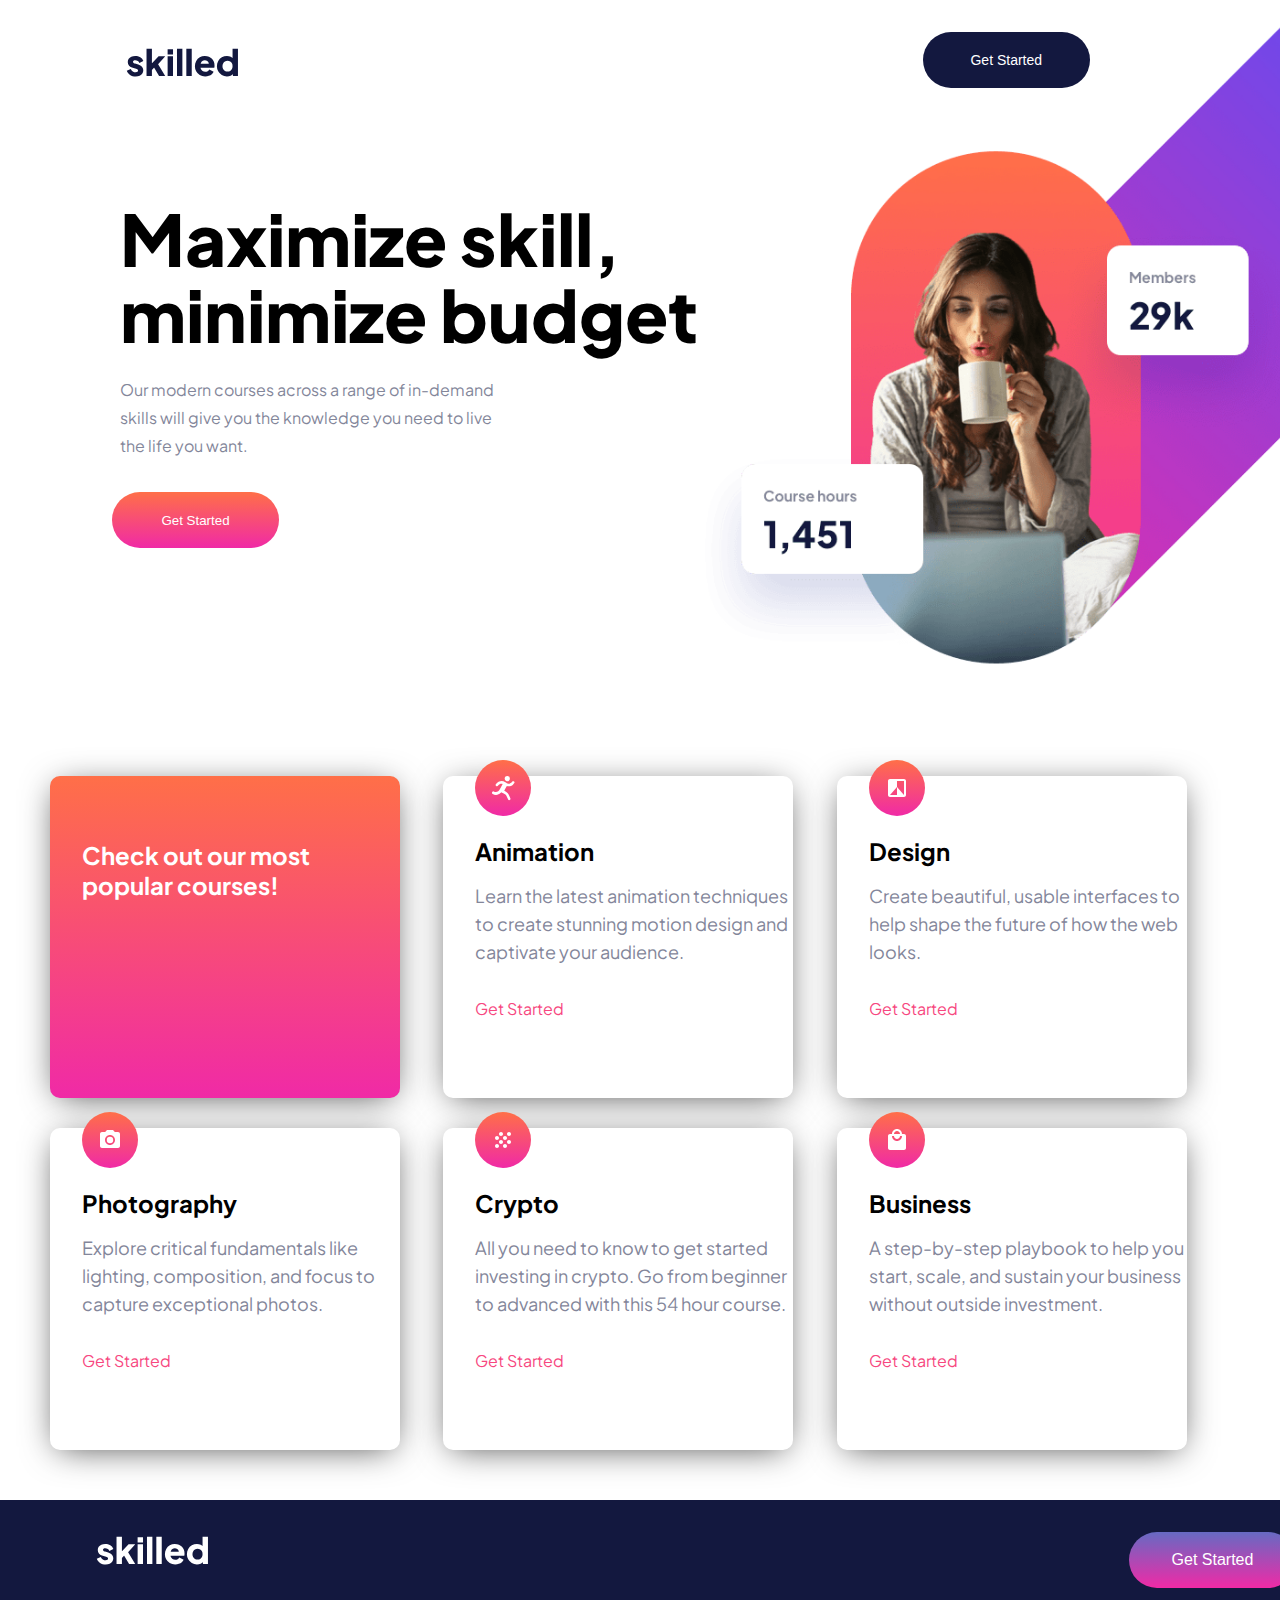
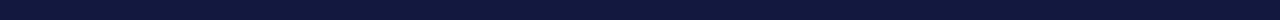
<file: starter-code/index.html>
<!DOCTYPE html>
<html lang="en">
<head>
  <meta charset="UTF-8">
  <meta name="viewport" content="width=device-width, initial-scale=1.0">
  <link rel="icon" type="image/png" sizes="32x32" href="./assets/favicon-32x32.png">
  <title>Frontend Mentor | Skilled e-learning landing page</title>
  <link rel="preconnect" href="https://fonts.googleapis.com">
  <link rel="preconnect" href="https://fonts.gstatic.com" crossorigin>
  <link href="https://fonts.googleapis.com/css2?family=Plus+Jakarta+Sans:wght@300;600;700&display=swap" rel="stylesheet">  
  <link rel="stylesheet" href="css/main.css">
</head>
<body>
  <!-- ============ start nav ============== -->
  <nav>
    <div>
      <img class="logo__dark" src="assets/logo-dark.svg" alt="logo__dark">
    </div>

    <div>
      <button class="btn btn__nav" href="#">Get Started</button>
    </div>
  </nav>
  <!--/ ============ enc navigation ============== -->
  <div class="header__container">
    <div class="row">
      <div> 
      
        <h1>Maximize skill, minimize budget</h1>
       
       
        <p>Our modern courses across a range of in-demand skills will give you the 
          knowledge you need to live the life you want.</p>
        
        <button class="btn btn__started" href="#">Get Started</button>
      </div>
      <div>
        <picture>
          <source srcset="assets/image-hero-desktop.png 1400w,
          assets/image-hero-desktop@2X.png 1200w," 
          media="(max-width: 1440px) and (min-width: 1200px)">
          <source srcset="assets/image-hero-tablet.png 1023w,
          assets/image-hero-tablet@2X.png 1000w, 
          assets/image-hero-tablet.webp 900w, 
          assets/image-hero-tablet@2X.webp 800w" 
          media="(max-width:1023px) and (min-width: 767px)">
          <source srcset="assets/image-hero-mobile.png 767w, 
          assets/image-hero-mobile@2X.png 600w, 
          assets/image-hero-mobile.webp 500w, 
          assets/image-hero-mobile@2X.webp 390w" 
          media="(max-width:767px) and (min-width: 375px)">
          <img class="hero__image" src="assets/image-hero-desktop.png" alt="hero__desktop">
      </picture>
      </div>
    </div>
  </div>
  <!-- ============ start box course ============== -->
  <section class="courses__boxes">
    <div class="row__course">
      <div class="box box__course">
        <h2>
          Check out our most popular courses!
        </h2>
      </div>
      <div class="box box__1">
        <img class="icon__images" src="assets/icon-animation.svg" alt="">
        <h3>Animation</h3>
        <p>Learn the latest animation techniques to create stunning motion 
        design and captivate your audience.</p>
        <a href="#">Get Started</a>
      </div>
      <div class="box box__2">
        <img class="icon__images" src="assets/icon-design.svg" alt="icon__design">
        <h3>Design</h3>
        <p>Create beautiful, usable interfaces to help shape the future of 
        how the web looks.</p>
        <a href="#">Get Started</a>
      </div>
      <div class="box box__3">
        <img class="icon__images" src="assets/icon-photography.svg" alt="icon__photography">
        <h3>Photography</h3>
        <p>Explore critical fundamentals like lighting, composition, and focus 
        to capture exceptional photos.</p>
        <a href="#">Get Started</a>
      </div>
      <div class="box box__4">
        <img class="icon__images" src="assets/icon-crypto.svg" alt="crypto__image">
        <h3>Crypto</h3>
        <p>All you need to know to get started investing in crypto. Go from beginner 
        to advanced with this 54 hour course.</p>
        <a href="#">Get Started</a>
      </div>
      <div class="box box__5">
        <img class="icon__images" src="assets/icon-business.svg" alt="icon__business">
        <h3>Business</h3>
        <p>A step-by-step playbook to help you start, scale, and sustain your business 
        without outside investment.</p>
        <a href="#">Get Started</a>
      </div>
    </div>
  </section>
  <!--/ ============ end box course  ============== -->
  <!-- ============ start footer ============== -->
<footer>
  <div>
    <img class="logo__light" src="assets/logo-light.svg" alt="logo light">
  </div>
  <div>
    <button class="btn btn__footer">Get Started</button>
  </div>
</footer>
<!--/ ============ end footer ============== -->
</body>
</html>
</file>
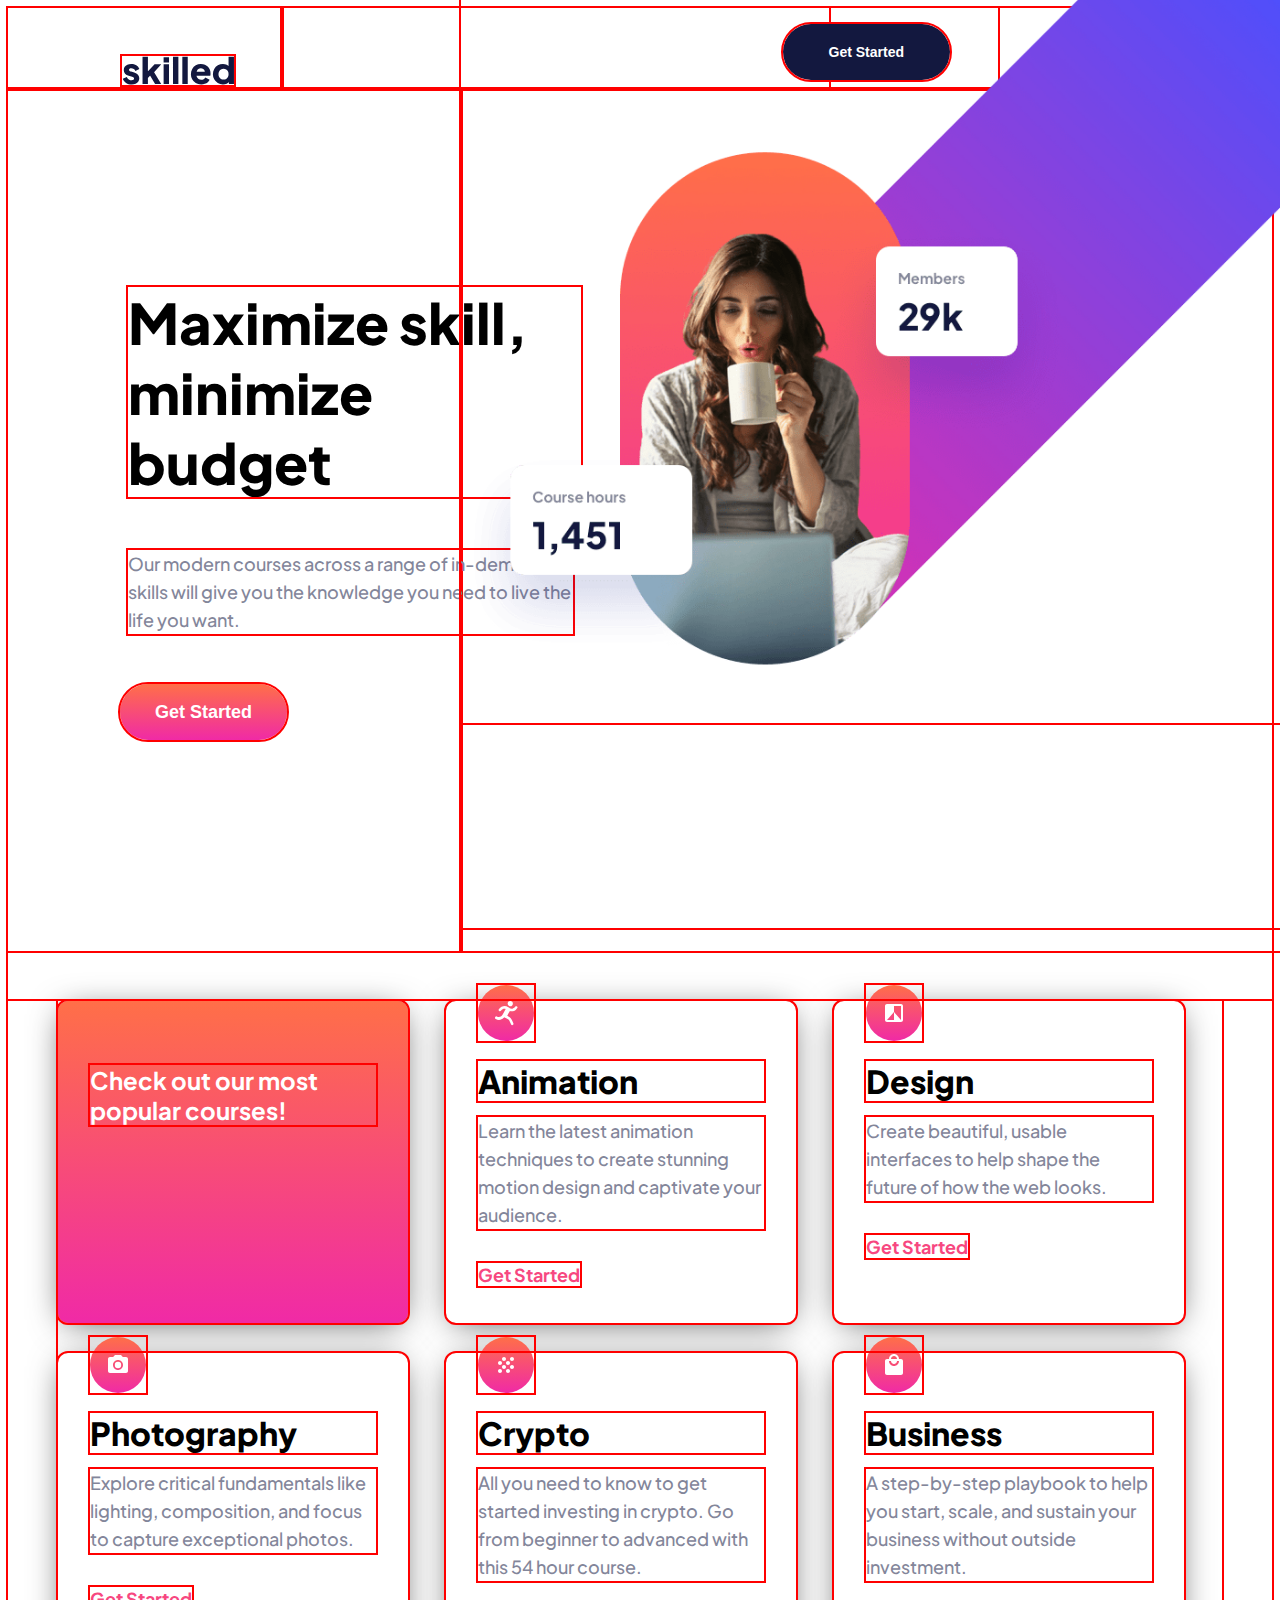
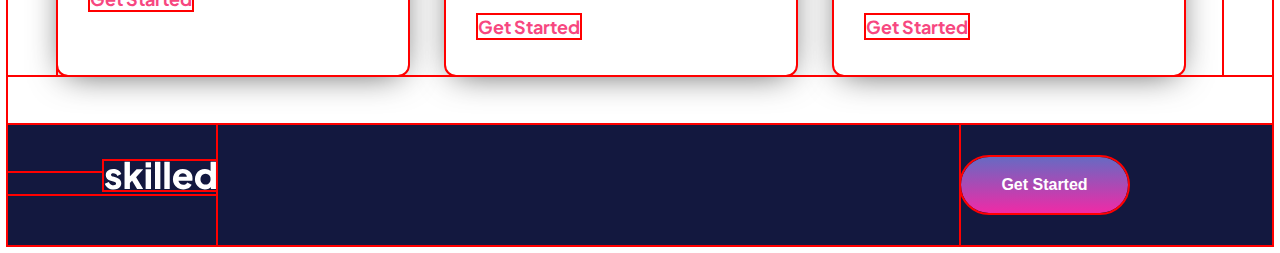
<file: skilled-elearning-landing-page/starter-code/index.html>
<!DOCTYPE html>
<html lang="en">
<head>
  <meta charset="UTF-8">
  <meta name="viewport" content="width=device-width, initial-scale=1.0">
  <link rel="icon" type="image/png" sizes="32x32" href="./assets/favicon-32x32.png">
  <title>Frontend Mentor | Skilled e-learning landing page</title>
  <link rel="preconnect" href="https://fonts.googleapis.com">
  <link rel="preconnect" href="https://fonts.gstatic.com" crossorigin>
  <link href="https://fonts.googleapis.com/css2?family=Plus+Jakarta+Sans:wght@300;600;700&display=swap" rel="stylesheet">  
  <link rel="stylesheet" href="css/main.css">
</head>
<body>
  <!-- ============ start nav ============== -->
  <nav>
    <div>
      <a href="#">
        <img class="logo__dark" src="assets/logo-dark.svg" alt="logo__dark">
      </a>
    </div>

    <div>
      <button class="btn btn__nav" href="#">Get Started</button>
    </div>
  </nav>
  <!--/ ============ enc navigation ============== -->
  <div class="header__container">
    <div class="row">
      <div> 
      
        <h1>Maximize skill, minimize budget</h1>
       
       
        <p>Our modern courses across a range of in-demand skills will give you the 
          knowledge you need to live the life you want.</p>
        
        <button class="btn btn__started" href="#">Get Started</button>
      </div>
      <div>
        <picture>
          <source srcset="assets/image-hero-desktop.png 1400w,
          assets/image-hero-desktop@2X.png 1200w," 
          media="(max-width: 1440px) and (min-width: 1200px)">
          <source srcset="assets/image-hero-tablet.png 1023w,
          assets/image-hero-tablet@2X.png 1000w, 
          assets/image-hero-tablet.webp 900w, 
          assets/image-hero-tablet@2X.webp 800w" 
          media="(max-width:1023px) and (min-width: 767px)">
          <source srcset="assets/image-hero-mobile.png 767w, 
          assets/image-hero-mobile@2X.png 600w, 
          assets/image-hero-mobile.webp 500w, 
          assets/image-hero-mobile@2X.webp 390w" 
          media="(max-width:767px) and (min-width: 375px)">
          <img class="hero__image" src="assets/image-hero-desktop.png" alt="hero__desktop">
      </picture>
      </div>
    </div>
  </div>
  <!-- ============ start box course ============== -->
  <section class="courses__boxes">
    <div class="row__course">
      <div class="box box__course">
        <h2>
          Check out our most popular courses!
        </h2>
      </div>
      <div class="box box__1">
        <img class="icon__images" src="assets/icon-animation.svg" alt="">
        <h3>Animation</h3>
        <p>Learn the latest animation techniques to create stunning motion 
        design and captivate your audience.</p>
        <a href="#">Get Started</a>
      </div>
      <div class="box box__2">
        <img class="icon__images" src="assets/icon-design.svg" alt="icon__design">
        <h3>Design</h3>
        <p>Create beautiful, usable interfaces to help shape the future of 
        how the web looks.</p>
        <a href="#">Get Started</a>
      </div>
      <div class="box box__3">
        <img class="icon__images" src="assets/icon-photography.svg" alt="icon__photography">
        <h3>Photography</h3>
        <p>Explore critical fundamentals like lighting, composition, and focus 
        to capture exceptional photos.</p>
        <a href="#">Get Started</a>
      </div>
      <div class="box box__4">
        <img class="icon__images" src="assets/icon-crypto.svg" alt="crypto__image">
        <h3>Crypto</h3>
        <p>All you need to know to get started investing in crypto. Go from beginner 
        to advanced with this 54 hour course.</p>
        <a href="#">Get Started</a>
      </div>
      <div class="box box__5">
        <img class="icon__images" src="assets/icon-business.svg" alt="icon__business">
        <h3>Business</h3>
        <p>A step-by-step playbook to help you start, scale, and sustain your business 
        without outside investment.</p>
        <a href="#">Get Started</a>
      </div>
    </div>
  </section>
  <!--/ ============ end box course  ============== -->
  <!-- ============ start footer ============== -->
<footer>
  <div>
   <a href="#">
      <img class="logo__light" src="assets/logo-light.svg" alt="logo light">
   </a>
  </div>
  <div>
    <button class="btn btn__footer">Get Started</button>
  </div>
</footer>
<!--/ ============ end footer ============== -->
</body>
</html>
</file>
<file: starter-code/css/main.css>
* {
    box-sizing: border-box;
    padding: 0;
    margin: 0;
}

:root {
    --blue-marguerite: rgb(102, 106, 195);
    --midnight-express: #13183f;
    --manatee: #83869A;
    --french-rose: #F74780;
    --carnation-pink: #FFA7C3;
    --white: #FFFFFF;
    --mangeta-pink: rgb(240, 42, 166);
    --tomato: rgb(255, 111, 72);
    --neon-blue: rgb(72, 81, 255);
}

body {
    font-family: 'Plus Jakarta Sans', sans-serif;
    overflow-x: hidden;
}

nav {
    display: flex;
    justify-content: space-around;
}

.logo__dark {
    margin: 3rem 0 0 1rem;
}


/* buttons styles */
.btn {
    width: 167px;
    height: 56px;
    border-radius: 50px;
    text-decoration: none;
    border: none;
    cursor: pointer;
}

.btn__nav {
    background-color: var(--midnight-express);
    color: #fff;
    font-size: 14px;
    margin: 2rem 5rem 0 29rem;
}

.btn__nav:hover {
    background-color: #a2a3a5;
}

.btn__started {
    background-image: linear-gradient(to bottom, rgb(255, 111, 72), rgb(240, 42, 166));
    color: var(--white);
    margin-left: 7rem;
    margin-top: 2rem;
}

.btn__started:hover {
    background-image: linear-gradient(to bottom, rgb(240, 174, 156), rgb(238, 167, 212));
}

.header__container {
    display: flex;
    justify-content: space-between;
}

.hero__image {
    margin: -14rem -23rem 0 14rem;
}

.row h1 {
    margin: 2rem 0 0 0;
    font-size: 71px;
    font-weight: 800;
    line-height: 76px;
    right: 100px;
    margin: 7rem -15rem 0 7.5rem;
}

.row p {
    color: var(--manatee);
    margin: 1.5rem -2rem 0 7.5rem;
    line-height: 28px;
}

.row {
    display: flex;
    flex-direction: row;
    justify-content: center;
}


/****** Box section styling */
.row__course {
    display: grid;
    grid-template-columns: repeat(3, 1fr);
    gap: 30px 0;
    margin: 50px;
}


.box {
    width: 350px;
    height: 322px;
    background-color: #fff;
    border-radius: 10px;
    box-shadow: 0px 5px 35px -8px rgba(0, 0, 0, 0.75);
    -webkit-box-shadow: 0px 5px 35px -8px rgba(0, 0, 0, 0.75);
    -moz-box-shadow: 0px 5px 35px -8px rgba(0, 0, 0, 0.75);
}

.box h3 {
    font-size: 24px;
    margin: 1rem 0 0 2rem;
}

.box p {
    line-height: 28px;
    color: var(--manatee);
    margin: 1rem 0 2rem 2rem;
    font-size: 18px;
}

.box a {
    text-decoration: none;
    color: var(--french-rose);
    margin: 0 0 0 2rem;
    cursor: pointer;
}

.box a:hover {
    color: #ec81a3;
}

.box__course {
    background-image: linear-gradient(to bottom, rgb(255, 111, 72), rgb(240, 42, 166));
}

.box__course h2 {
    font-family: 'Plus Jakarta Sans', sans-serif;
    color: var(--white);
    margin: 4rem 2rem;
}



.icon__images {
    margin: -1rem 0 0 2rem;
}


footer {
    background-color: var(--midnight-express);
    display: flex;
    justify-content: space-between;
    height: 120px;
    width: 1440px;
}

.logo__light {
    margin: 2.3rem 0 0 6rem;
}

.btn__footer {
    background-image: linear-gradient(to bottom, rgb(102, 106, 195), rgb(240, 42, 166));
    margin: 2rem 9rem 0 0;
    font-size: 16px;
    color: var(--white);
    cursor: pointer;
}

.btn__footer:hover {
    background-image: linear-gradient(to bottom, rgb(143, 146, 205), rgb(233, 122, 192));
}

/* Tablet responsive */
@media(max-width: 1078px) {

    body{
        overflow-x: hidden;
    }
    .row__course {
        display: grid;
        grid-template-columns: repeat(2, 1fr);
        gap: 30px 0;
        margin: 50px 90px;
    }

        .logo__dark {
            /* margin: 3rem 0 0 1rem; */
            position: relative;
            left: 3rem;
        }

    .hero__image {
        margin: -8rem -16rem 0 14rem;
    }

    .row h1 {
        font-family: 'Plus Jakarta Sans';
        font-style: normal;
        font-weight: 800;
        font-size: 40px;
        line-height: 50px;
    }

    .row p {
        margin: 1.5rem -9rem 0 7.5rem;
    }

    footer {
        width: 100%;
        height: 120px;
    }
}

/* Responsive Mobile */
@media(max-width: 767px) {
    .header__container {
        display: flex;
        flex-direction: column;
        justify-content: center;
    }

    .logo__dark {
        position: relative;
        left: 226px;
        top: -1.5rem;
    }

    .btn__nav {
    position: relative;
        right: 10rem;
        top: -12px;
    }

.hero__image {
    margin: 3rem 0 0 0;
}

.row {
    display: flex;
    flex-direction: column;
    justify-content: center;
}

.row h1 {
    font-family: 'Plus Jakarta Sans';
    font-style: normal;
    font-weight: 800;
    font-size: 40px;
    line-height: 50px;
    margin: 0 1rem 0 1.5rem;
}

.row p {
    margin: 1.5rem 4rem 0 1.5rem;
}

.row__course {
    display: grid;
    grid-template-columns: repeat(1, 1fr);
    position: relative;
    right: 5rem;
}

nav {
    display: flex;
    justify-content: center;
}

.btn {
    width: 140px;
    height: 48px;
}

.btn__footer {
    width: 140px;
    height: 48px;
    margin-left: 7rem;
}

footer {
    width: 100%;
    height: 120px;
    display: flex;
    justify-content: space-around;
}
}
</file>
<file: skilled-elearning-landing-page/starter-code/css/main.css>
* {
    box-sizing: border-box;
    outline: 2px solid red;
}

:root {
    --blue-marguerite: rgb(102, 106, 195);
    --midnight-express: #13183f;
    --manatee: #83869A;
    --french-rose: #F74780;
    --carnation-pink: #FFA7C3;
    --white: #FFFFFF;
    --mangeta-pink: rgb(240, 42, 166);
    --tomato: rgb(255, 111, 72);
    --neon-blue: rgb(72, 81, 255);
}

body {
    font-family: 'Plus Jakarta Sans', sans-serif;
}

nav {
    display: flex;
    justify-content: space-around;
}

.logo__dark {
    margin: 3rem 0 0 -10rem;
}


/* buttons styles */
.btn {
    width: 167px;
    height: 56px;
    border-radius: 28px;
    font-weight: 800;
    font-size: 18px;
    font-style: normal;
    text-decoration: none;
    border: none;
    cursor: pointer;
}

.btn__nav {
    background-color: var(--midnight-express);
    color: #fff;
    font-size: 14px;
    position: relative;
    top: 1rem;
    right: 3rem;
}

.btn__nav:hover {
    background-color: #a2a3a5;
}

.btn__started {
    background-image: linear-gradient(to bottom, rgb(255, 111, 72), rgb(240, 42, 166));
    color: var(--white);
    position: relative;
    left: 7rem;
    top: 13rem;
}

.btn__started:hover {
    background-image: linear-gradient(to bottom, rgb(240, 174, 156), rgb(238, 167, 212));
}

.header__container {
    display: flex;
    justify-content: space-between;
}

.hero__image {
    position: relative;
    top: -14rem;
}

.row h1 {
    font-size: 56px;
    font-style: normal;
    font-weight: 800;
    line-height: normal;
    right: 100px;
    position: relative;
    top: 10rem;
    left: 7.5rem;
    width: 453px;
}

.row p {
    color: var(--manatee);
    font-size: 18px;
    font-weight: 500;
    position: relative;
    top: 11rem;
    left: 7.5rem;
    line-height: 28px;
    width: 445px;
}

.row {
    display: flex;
    flex-direction: row;
    justify-content: center;
}


/****** Box section styling */
.row__course {
    display: grid;
    grid-template-columns: repeat(3, 1fr);
    gap: 30px 0;
    margin: 50px;
}


.box {
    width: 350px;
    height: 322px;
    background-color: #fff;
    border-radius: 10px;
    box-shadow: 0px 5px 35px -8px rgba(0, 0, 0, 0.75);
    -webkit-box-shadow: 0px 5px 35px -8px rgba(0, 0, 0, 0.75);
    -moz-box-shadow: 0px 5px 35px -8px rgba(0, 0, 0, 0.75);
}

.box h3 {
    font-size: 32px;
    margin: 1rem 0 0 2rem;
    font-style: normal;
    font-weight: 800;
    line-height: 40px;
    width: 286px;
}

.box p {
    line-height: 28px;
    color: var(--manatee);
    margin: 1rem 0 2rem 2rem;
    font-size: 18px;
    font-style: normal;
    font-weight: 500;
    line-height: 28px; 
    width: 286px;
}

.box a {
    text-decoration: none;
    color: var(--french-rose);
    margin: 0 0 0 2rem;
    cursor: pointer;
    font-size: 18px;
    font-style: normal;
    font-weight: 700;
    line-height: 28px;
}

.box a:hover {
    color: #ec81a3;
}

.box__course {
    background-image: linear-gradient(to bottom, rgb(255, 111, 72), rgb(240, 42, 166));
}

.box__course h2 {
    font-family: 'Plus Jakarta Sans', sans-serif;
    color: var(--white);
    margin: 4rem 2rem;
}

.icon__images {
    margin: -1rem 0 0 2rem;
    width: 56px;
    height: 56px;
}

footer {
    background-color: var(--midnight-express);
    display: flex;
    justify-content: space-between;
    height: 120px;
    width: 100%;
}

.logo__light {
    margin: 2.3rem 0 0 6rem;
}

.btn__footer {
    background-image: linear-gradient(to bottom, rgb(102, 106, 195), rgb(240, 42, 166));
    margin: 2rem 9rem 0 0;
    font-size: 16px;
    color: var(--white);
    cursor: pointer;
}

.btn__footer:hover {
    background-image: linear-gradient(to bottom, rgb(143, 146, 205), rgb(233, 122, 192));
}

/* Tablet responsive */
@media(max-width: 1078px) {
    .row__course {
        display: grid;
        grid-template-columns: repeat(2, 1fr);
        gap: 30px 0;
        margin: 50px 22px;
    }

    .logo__dark {
        /* margin: 3rem 0 0 1rem; */
        position: relative;
        left: 3rem;
    }

    .hero__image {
        position: relative;
        top: -8rem;
        left: -6rem;
    }

    .row h1 {
        font-family: 'Plus Jakarta Sans';
        font-style: normal;
        font-weight: 800;
        font-size: 40px;
        line-height: 50px;
        position: relative;
        left: 2rem;
        top: 4rem;
    }

    .row p {
     /* margin: 1.5rem -9rem 0 7.5rem; */
        position: relative;
        top: 5rem;
        left: 1.5rem;
    }

    .btn__started{
        position: relative;
        left: 2rem;
        top: 6rem;
    }

    footer {
        width: 100%;
        height: 120px;
    }
}

/* Responsive Mobile */
@media(max-width: 768px) {
    .header__container {
        display: flex;
        flex-direction: column;
        justify-content: center;
        align-items: center;
    }

    .logo__dark {
        position: relative;
        left: -3.2rem;
        top: -1.5rem;
    }

    .btn__nav {
        position: relative;
        right: -2rem;
        top: 16px;
    }

    .btn__started{
        position: relative;
        left: 0rem;
        top: 2rem;
    }

    .hero__image {
        position: relative;
        left: -15rem;
        top: 8rem;
        width: 375px;
    }

    .row {
        display: flex;
        flex-direction: column;
        justify-content: center;
        align-items: center;
    }

.row h1 {
   font-family: 'Plus Jakarta Sans';
    font-style: normal;
    font-weight: 800;
    font-size: 40px;
    line-height: 50px;
    position: relative;
    top: 0;
    left: 0;
    width: 343px;
}

.row p {
    position: relative;
    /* margin: 1.5rem 4rem 0 1.5rem; */
    top: 0;
    font-size: 16px;
    left: -121px;
    line-height: 23px;
    width: 343px;
}

.row__course {
    display: grid;
    grid-template-columns: repeat(1, 1fr);
    position: relative;
    right: 5rem;
}

nav {
    display: flex;
    justify-content: center;
}

.box{
    width: 343px;
    height: 259px;
}

.box a{
    position: relative;
    top: -16px;
    left: 2rem;
}

.box__course {
    width: 343px;
    height: 121px;
}

.box__course h2{
    margin: 2rem 2rem;
}

.btn {
    width: 140px;
    height: 48px;
}

.btn__footer {
    width: 140px;
    height: 48px;
    position: relative;
    top: 0;
    left: 3rem;
}

.logo__light {
    left: -1rem;
    position: relative;
}

footer {
    width: 100%;
    height: 120px;
    display: flex;
    justify-content: space-around;
   }
}
</file>
